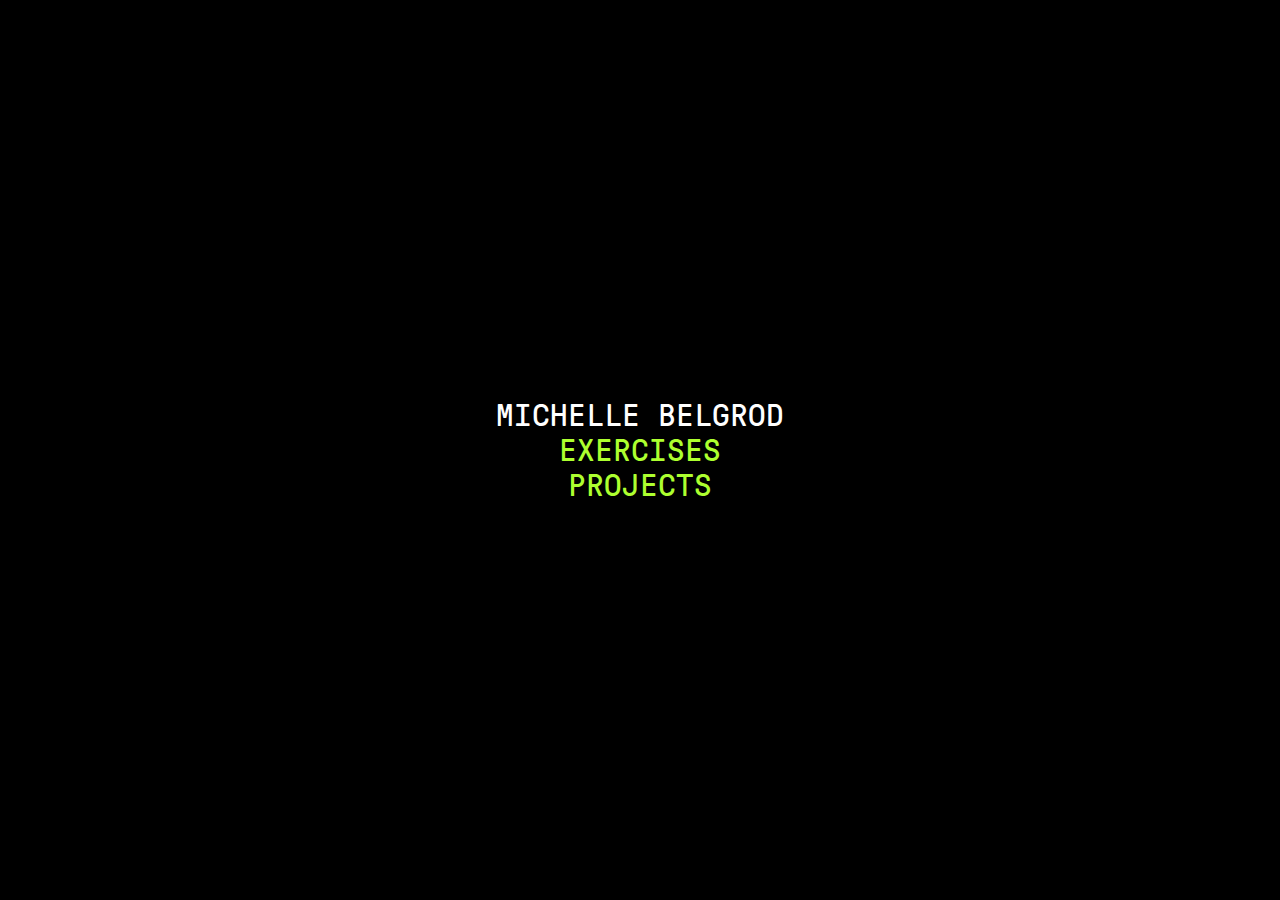
<file: index.html>
<!DOCTYPE html>
<html lang="en">
<head>
    <meta charset="UTF-8">
    <meta name="viewport" content="width=device-width, initial-scale=1.0">
    <title>Document</title>
    <link rel="stylesheet" href="style.css">
</head>
<body>
    <div class="text">
        <h1>michelle belgrod</h1>
        <p><a href="exercises/index.html">exercises</a></p>
        <p><a href="projects/index.html">projects</a></p>
    </div>
</body>
</html>
</file>
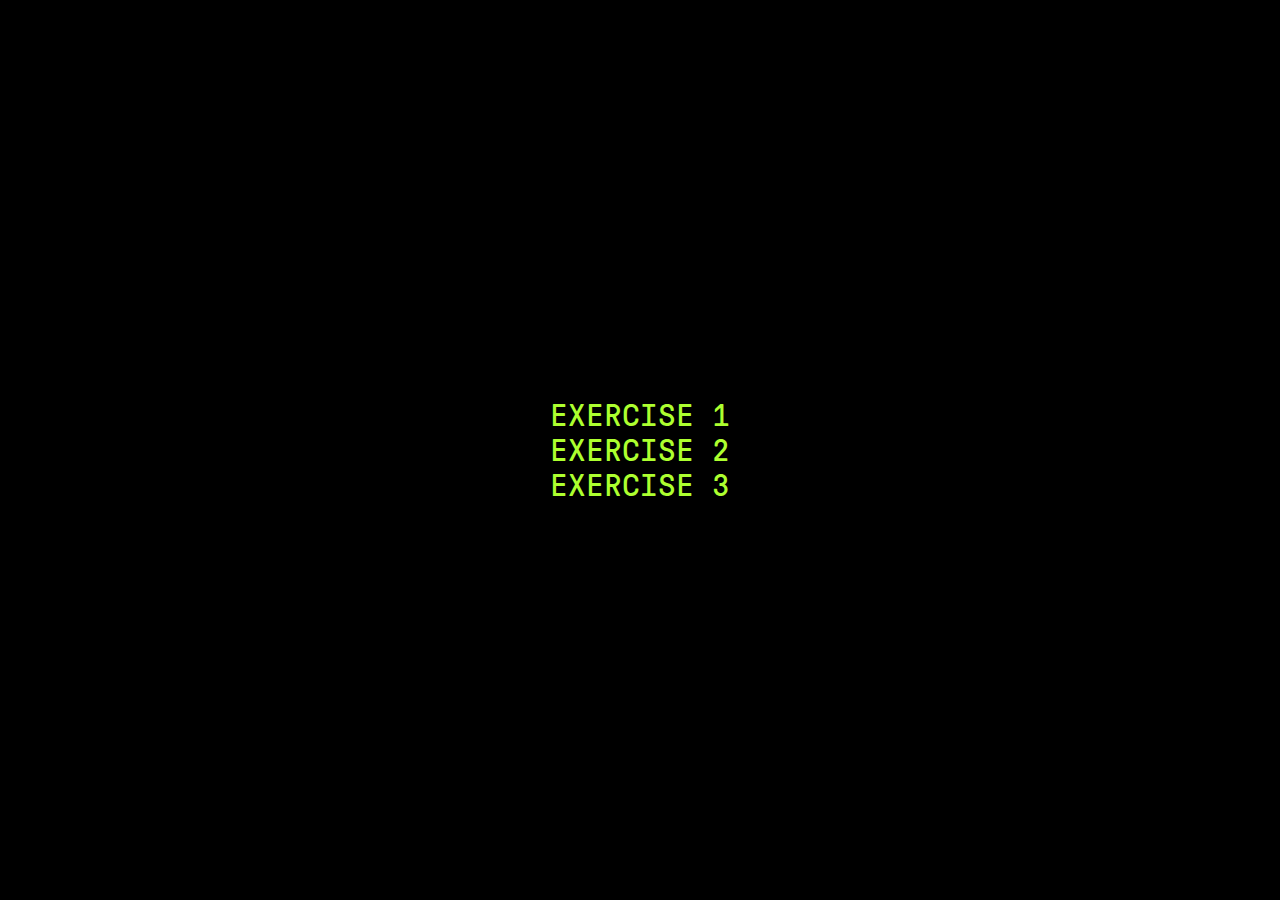
<file: exercises/index.html>
<!DOCTYPE html>
<html lang="en">
<head>
    <meta charset="UTF-8">
    <meta name="viewport" content="width=device-width, initial-scale=1.0">
    <title>exercises</title>
    <link rel="stylesheet" href="../style.css">
</head>
<body>
    <div class="text">
        <p><a href="exercise-1/index.html">exercise 1</a></p>
        <p><a href="exercise-2/index.html">exercise 2</a></p>
        <p><a href="exercise-3/index.html">exercise 3</a></p>
    </div>
</body>
</html>
</file>
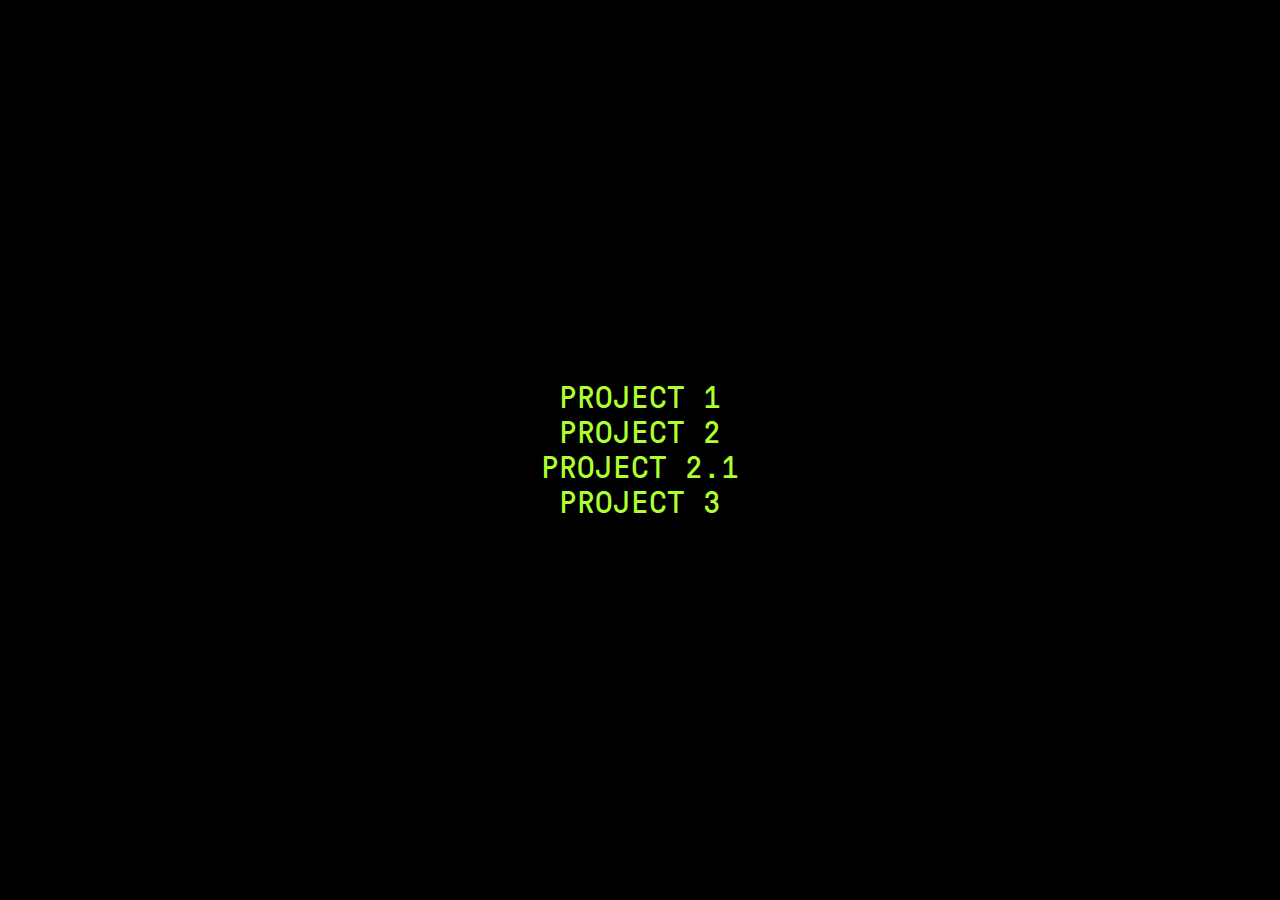
<file: projects/index.html>
<!DOCTYPE html>
<html lang="en">
<head>
    <meta charset="UTF-8">
    <meta name="viewport" content="width=device-width, initial-scale=1.0">
    <title>projects</title>
    <link rel="stylesheet" href="../style.css">
</head>
<body>
    <div class="text">
        <p><a href="project-1/index.html">project 1</a></p>
        <p><a href="project-2/index.html">project 2</a></p>
        <p><a href="project-2-2/index.html">project 2.1</a></p>
        <p><a href="project-3/index.html">project 3</a></p>
    </div>
</body>
</html>
</file>
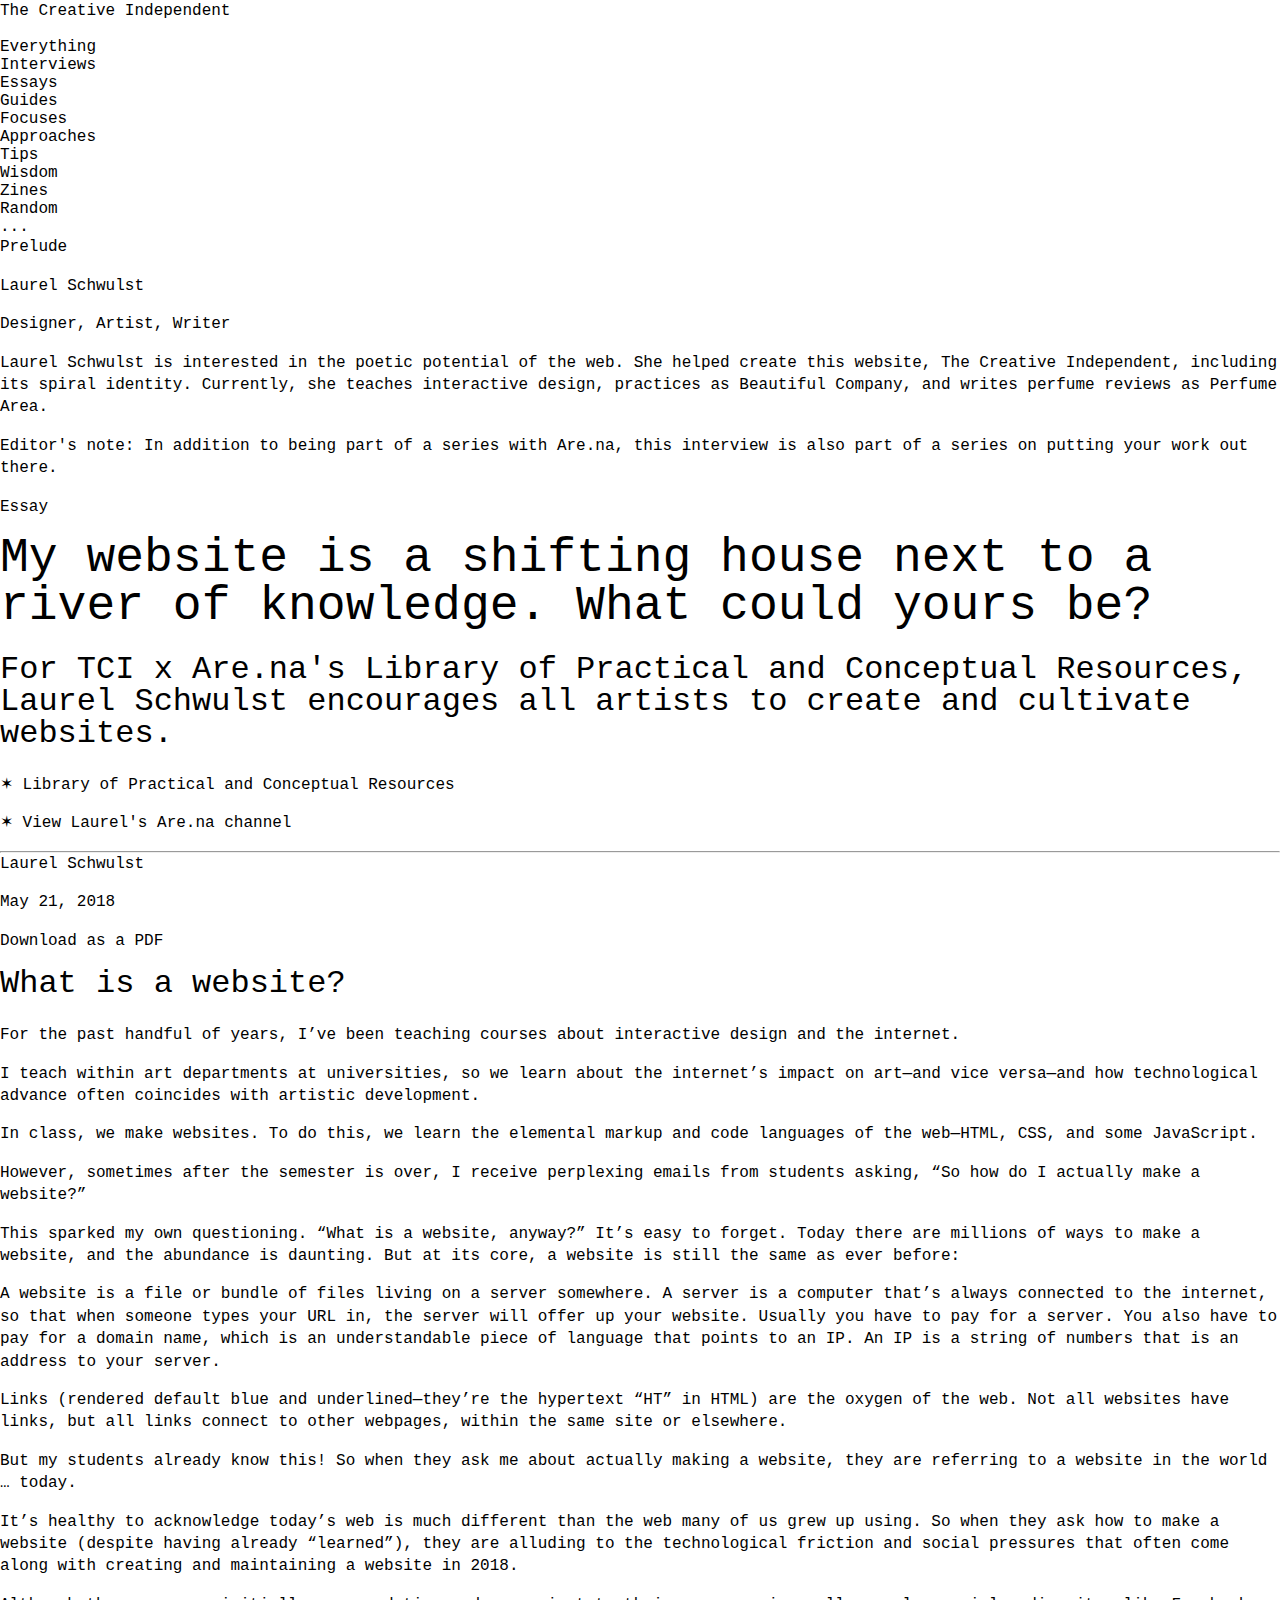
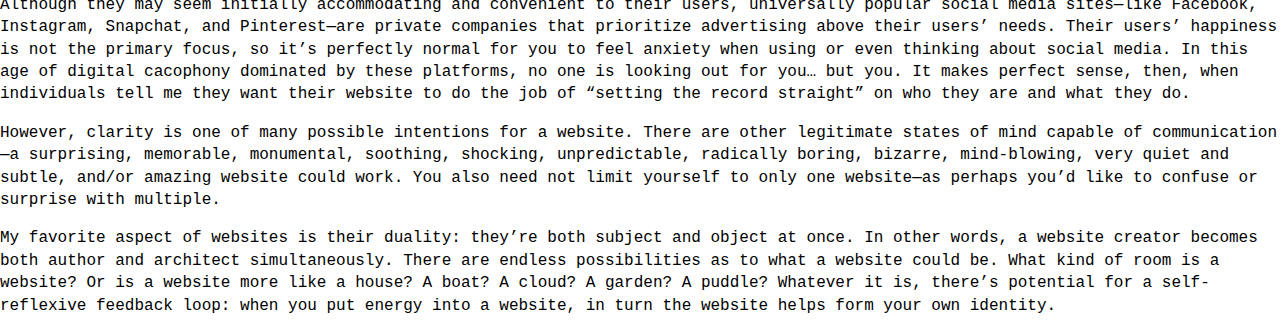
<file: exercises/exercise-1/index.html>
<!DOCTYPE html>
<html lang="en">
<head>
    <meta charset="UTF-8">
    <meta name="viewport" content="width=device-width, initial-scale=1.0">
    <title>exercise-1</title>
    <link rel="stylesheet" href="style.css">
</head>
<body>
    <div class="header">
        <p class="white">The Creative Independent</p>
        <div class="filter">
            <ol>
                <li><a href="https://thecreativeindependent.com/"></a>Everything</li>
                <li>Interviews</li>
                <li>Essays</li>
                <li>Guides</li>
                <li>Focuses</li>
                <li>Approaches</li>
                <li>Tips</li>
                <li>Wisdom</li>
                <li>Zines</li>
                <li>Random</li>
                <li>...</li>
            </ol>
        </div>
    </div>
    <div class="box">
        <div class="header">
            <p class="white">Prelude</p>
        </div>
        <div class="prelude-left-column">
            <p class="bold">Laurel Schwulst</p>
            <p>Designer, Artist, Writer</p>
        </div>
        <div class="prelude-right-column">
            <p>Laurel Schwulst is interested in the poetic potential of the web. She helped create this website, The Creative Independent, including its spiral identity. Currently, she teaches interactive design, practices as Beautiful Company, and writes perfume reviews as Perfume Area.</p>
            <p class="italic">Editor's note: In addition to being part of a series with Are.na, this interview is also part of a series on putting your work out there.</p>
        </div>
    </div>
    <div class="box">
        <div class="header">
            <p class="white">Essay</p>
        </div>
        <h1>My website is a shifting house next to a river of knowledge. What could yours be?</h1>
        <h2>For TCI x Are.na's Library of Practical and Conceptual Resources, Laurel Schwulst encourages all artists to create and cultivate websites.</h2>
        <p class="footnote">✶ Library of Practical and Conceptual Resources</p>
        <p class="footnote">✶ View Laurel's Are.na channel</p>
        <hr>
        <div class="essay-left-column">
            <div class="box-2">
                <ol>
                </ol>
            </div>
            <p class="credit">Laurel Schwulst</p>
            <p class="credit">May 21, 2018</p>
            <p class="credit">Download as a PDF</p>
        </div>
        <div class="essay-right-column">
            <h2>What is a website?</h2>
            <p>For the past handful of years, I’ve been teaching courses about interactive design and the internet.</p>
            <p>I teach within art departments at universities, so we learn about the internet’s impact on art—and vice versa—and how technological advance often coincides with artistic development.</p>
            <p>In class, we make websites. To do this, we learn the elemental markup and code languages of the web—HTML, CSS, and some JavaScript.</p>
            <p>However, sometimes after the semester is over, I receive perplexing emails from students asking, “So how do I actually make a website?”</p>
            <p>This sparked my own questioning. “What is a website, anyway?” It’s easy to forget. Today there are millions of ways to make a website, and the abundance is daunting. But at its core, a website is still the same as ever before:</p>
            <p>A website is a file or bundle of files living on a server somewhere. A server is a computer that’s always connected to the internet, so that when someone types your URL in, the server will offer up your website. Usually you have to pay for a server. You also have to pay for a domain name, which is an understandable piece of language that points to an IP. An IP is a string of numbers that is an address to your server.</p>
            <p>Links (rendered default blue and underlined—they’re the hypertext “HT” in HTML) are the oxygen of the web. Not all websites have links, but all links connect to other webpages, within the same site or elsewhere.</p>
            <p>But my students already know this! So when they ask me about actually making a website, they are referring to a website in the world … today.</p>
            <p>It’s healthy to acknowledge today’s web is much different than the web many of us grew up using. So when they ask how to make a website (despite having already “learned”), they are alluding to the technological friction and social pressures that often come along with creating and maintaining a website in 2018.</p>
            <p>Although they may seem initially accommodating and convenient to their users, universally popular social media sites—like Facebook, Instagram, Snapchat, and Pinterest—are private companies that prioritize advertising above their users’ needs. Their users’ happiness is not the primary focus, so it’s perfectly normal for you to feel anxiety when using or even thinking about social media. In this age of digital cacophony dominated by these platforms, no one is looking out for you… but you. It makes perfect sense, then, when individuals tell me they want their website to do the job of “setting the record straight” on who they are and what they do.</p>
            <p>However, clarity is one of many possible intentions for a website. There are other legitimate states of mind capable of communication—a surprising, memorable, monumental, soothing, shocking, unpredictable, radically boring, bizarre, mind-blowing, very quiet and subtle, and/or amazing website could work. You also need not limit yourself to only one website—as perhaps you’d like to confuse or surprise with multiple.</p>
            <p>My favorite aspect of websites is their duality: they’re both subject and object at once. In other words, a website creator becomes both author and architect simultaneously. There are endless possibilities as to what a website could be. What kind of room is a website? Or is a website more like a house? A boat? A cloud? A garden? A puddle? Whatever it is, there’s potential for a self-reflexive feedback loop: when you put energy into a website, in turn the website helps form your own identity.</p>
        </div>
    </div>
</body>
</html>
</file>
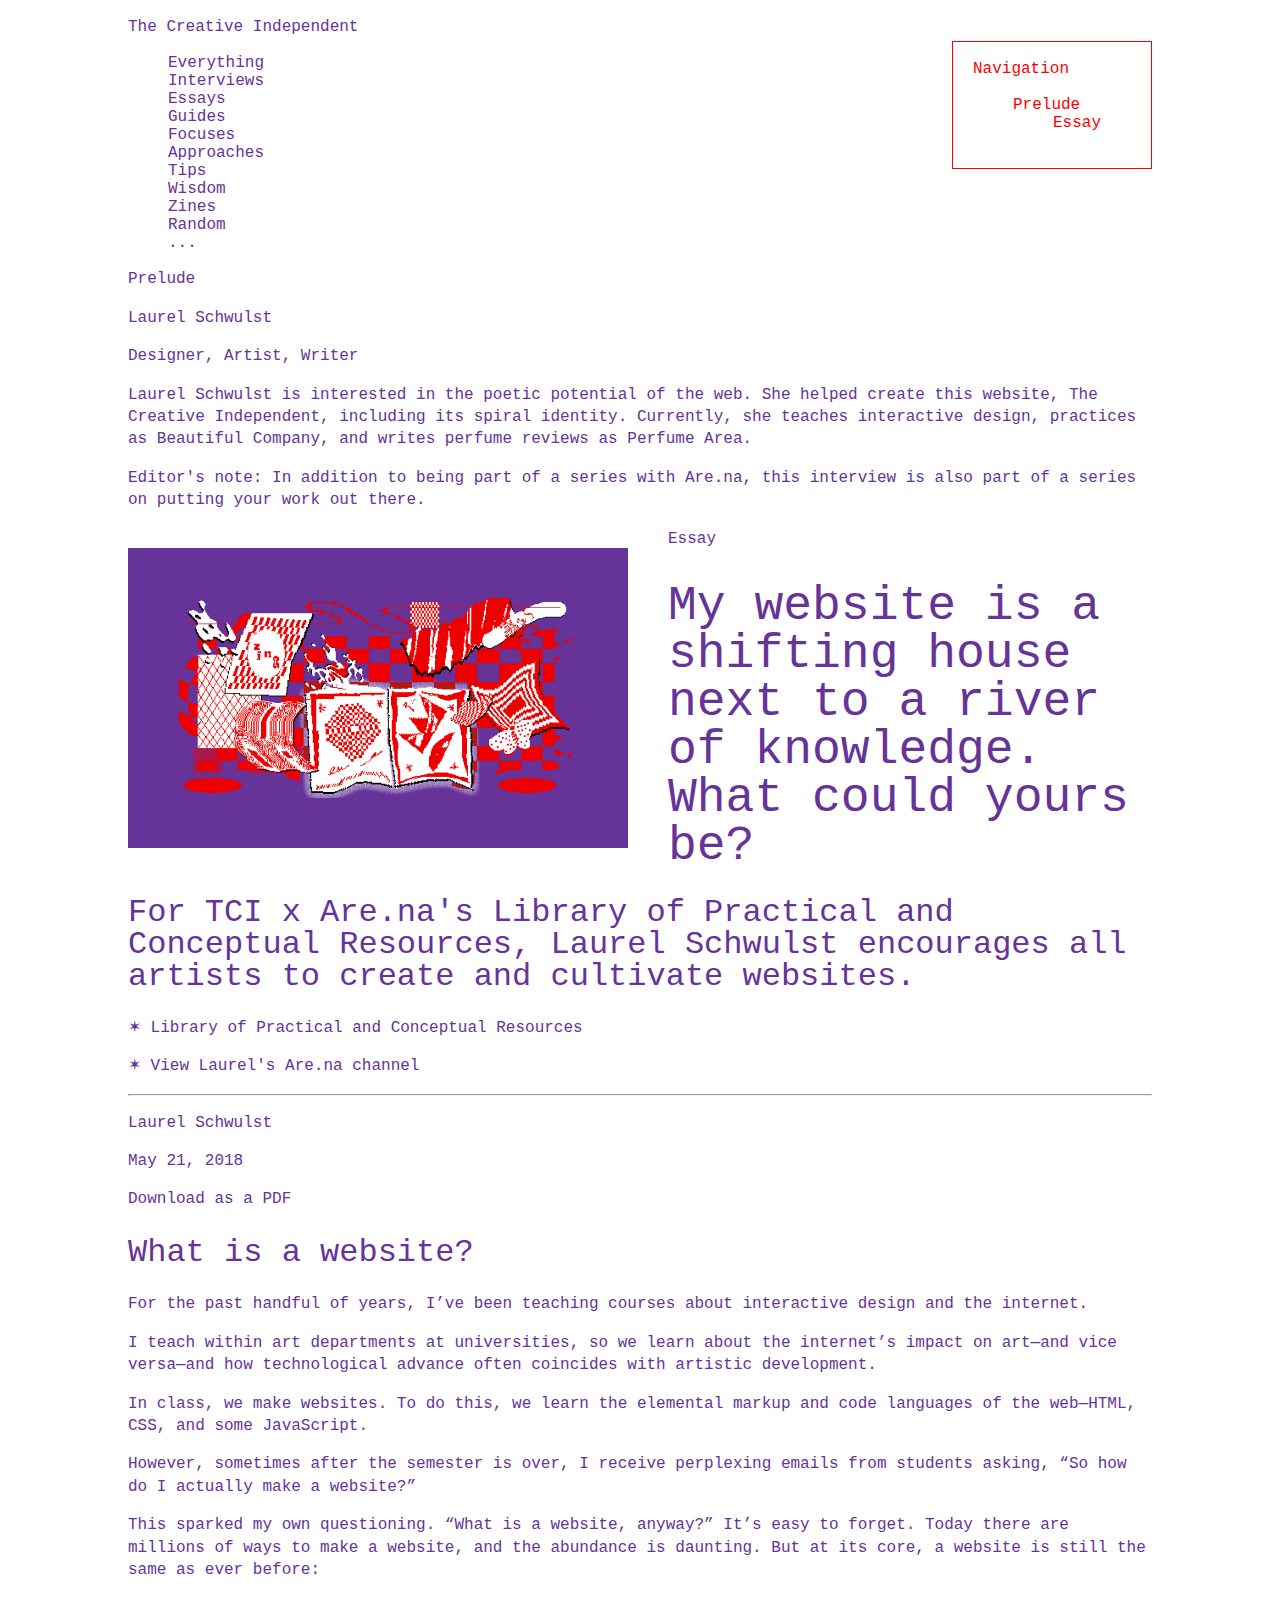
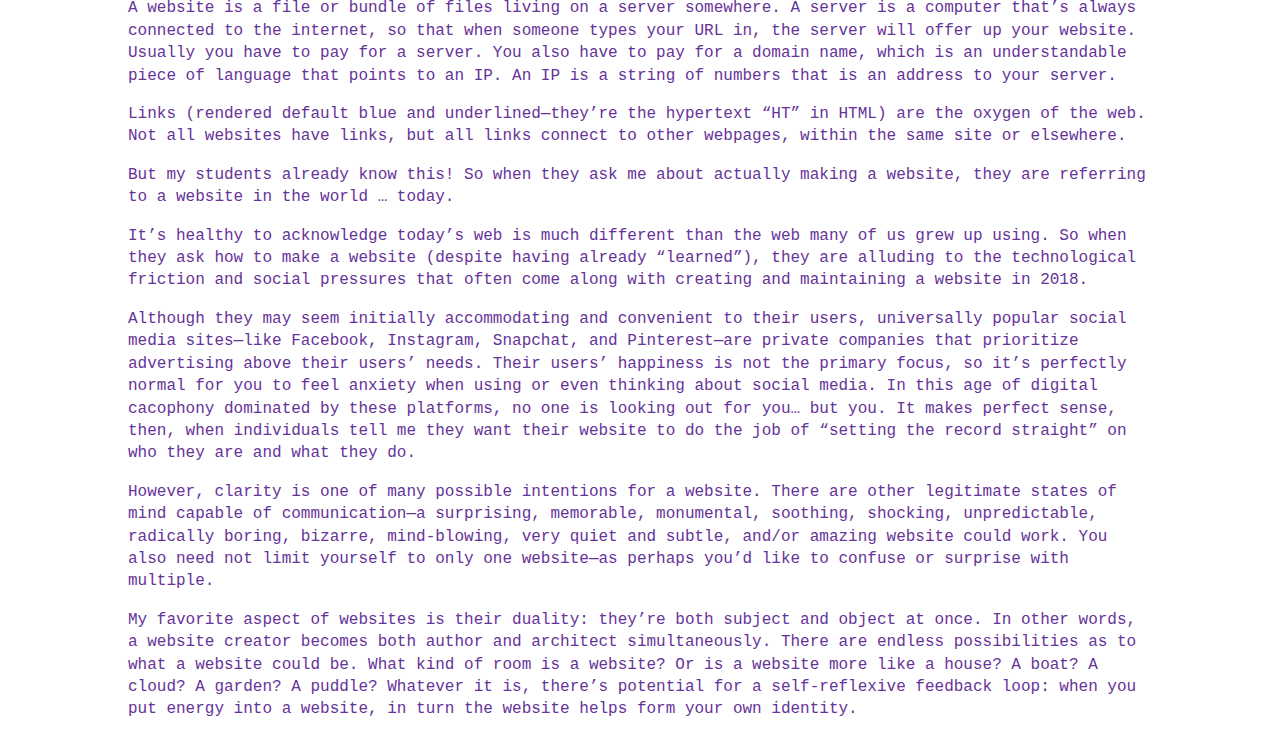
<file: exercises/exercise-2/index.html>
<!DOCTYPE html>
<html lang="en">
<head>
    <meta charset="UTF-8">
    <meta name="viewport" content="width=device-width, initial-scale=1.0">
    <title>exercise-1</title>
    <link rel="stylesheet" href="style.css">
</head>
<body>
    <nav>
        <p><a href="#Navigation">Navigation</a></p>
        <ol>
             <li><a href="#Prelude">Prelude</a></li>
            <ol>
                <li><a href="#Essay">Essay</a></li>
            </ol>
        </ol>
    </nav>
    <div class="header">
        <p id="Navigation" class="white">The Creative Independent</p>
        <div class="filter">
            <ol>
                <li><a href="https://thecreativeindependent.com/"></a>Everything</li>
                <li>Interviews</li>
                <li>Essays</li>
                <li>Guides</li>
                <li>Focuses</li>
                <li>Approaches</li>
                <li>Tips</li>
                <li>Wisdom</li>
                <li>Zines</li>
                <li>Random</li>
                <li>...</li>
            </ol>
        </div>
    </div>
    <div class="box">
        <div class="header">
            <p id="Prelude" class="white">Prelude</p>
        </div>
        <div class="prelude-left-column">
            <p class="bold">Laurel Schwulst</p>
            <p>Designer, Artist, Writer</p>
        </div>
        <div class="prelude-right-column">
            <p>Laurel Schwulst is interested in the poetic potential of the web. She helped create this website, The Creative Independent, including its spiral identity. Currently, she teaches interactive design, practices as Beautiful Company, and writes perfume reviews as Perfume Area.</p>
            <p class="italic">Editor's note: In addition to being part of a series with Are.na, this interview is also part of a series on putting your work out there.</p>
        </div>
    </div>
    <img src="image-1.png">
    <div class="box">
        <div class="header">
            <p id="Essay" class="white">Essay</p>
        </div>
        
        <h1>My website is a shifting house next to a river of knowledge. What could yours be?</h1>
        <h2>For TCI x Are.na's Library of Practical and Conceptual Resources, Laurel Schwulst encourages all artists to create and cultivate websites.</h2>
        <p class="footnote">✶ Library of Practical and Conceptual Resources</p>
        <p class="footnote">✶ View Laurel's Are.na channel</p>
        <hr>
        <div class="essay-left-column">
            <div class="box-2">
                <ol>
                </ol>
            </div>
            <p class="credit">Laurel Schwulst</p>
            <p class="credit">May 21, 2018</p>
            <p class="credit">Download as a PDF</p>
        </div>
        <div class="essay-right-column">
            <h2>What is a website?</h2>
            <p>For the past handful of years, I’ve been teaching courses about interactive design and the internet.</p>
            <p>I teach within art departments at universities, so we learn about the internet’s impact on art—and vice versa—and how technological advance often coincides with artistic development.</p>
            <p>In class, we make websites. To do this, we learn the elemental markup and code languages of the web—HTML, CSS, and some JavaScript.</p>
            <p>However, sometimes after the semester is over, I receive perplexing emails from students asking, “So how do I actually make a website?”</p>
            <p>This sparked my own questioning. “What is a website, anyway?” It’s easy to forget. Today there are millions of ways to make a website, and the abundance is daunting. But at its core, a website is still the same as ever before:</p>
            <p>A website is a file or bundle of files living on a server somewhere. A server is a computer that’s always connected to the internet, so that when someone types your URL in, the server will offer up your website. Usually you have to pay for a server. You also have to pay for a domain name, which is an understandable piece of language that points to an IP. An IP is a string of numbers that is an address to your server.</p>
            <p>Links (rendered default blue and underlined—they’re the hypertext “HT” in HTML) are the oxygen of the web. Not all websites have links, but all links connect to other webpages, within the same site or elsewhere.</p>
            <p>But my students already know this! So when they ask me about actually making a website, they are referring to a website in the world … today.</p>
            <p>It’s healthy to acknowledge today’s web is much different than the web many of us grew up using. So when they ask how to make a website (despite having already “learned”), they are alluding to the technological friction and social pressures that often come along with creating and maintaining a website in 2018.</p>
            <p>Although they may seem initially accommodating and convenient to their users, universally popular social media sites—like Facebook, Instagram, Snapchat, and Pinterest—are private companies that prioritize advertising above their users’ needs. Their users’ happiness is not the primary focus, so it’s perfectly normal for you to feel anxiety when using or even thinking about social media. In this age of digital cacophony dominated by these platforms, no one is looking out for you… but you. It makes perfect sense, then, when individuals tell me they want their website to do the job of “setting the record straight” on who they are and what they do.</p>
            <p>However, clarity is one of many possible intentions for a website. There are other legitimate states of mind capable of communication—a surprising, memorable, monumental, soothing, shocking, unpredictable, radically boring, bizarre, mind-blowing, very quiet and subtle, and/or amazing website could work. You also need not limit yourself to only one website—as perhaps you’d like to confuse or surprise with multiple.</p>
            <p>My favorite aspect of websites is their duality: they’re both subject and object at once. In other words, a website creator becomes both author and architect simultaneously. There are endless possibilities as to what a website could be. What kind of room is a website? Or is a website more like a house? A boat? A cloud? A garden? A puddle? Whatever it is, there’s potential for a self-reflexive feedback loop: when you put energy into a website, in turn the website helps form your own identity.</p>
        </div>
    </div>
</body>
</html>
</file>
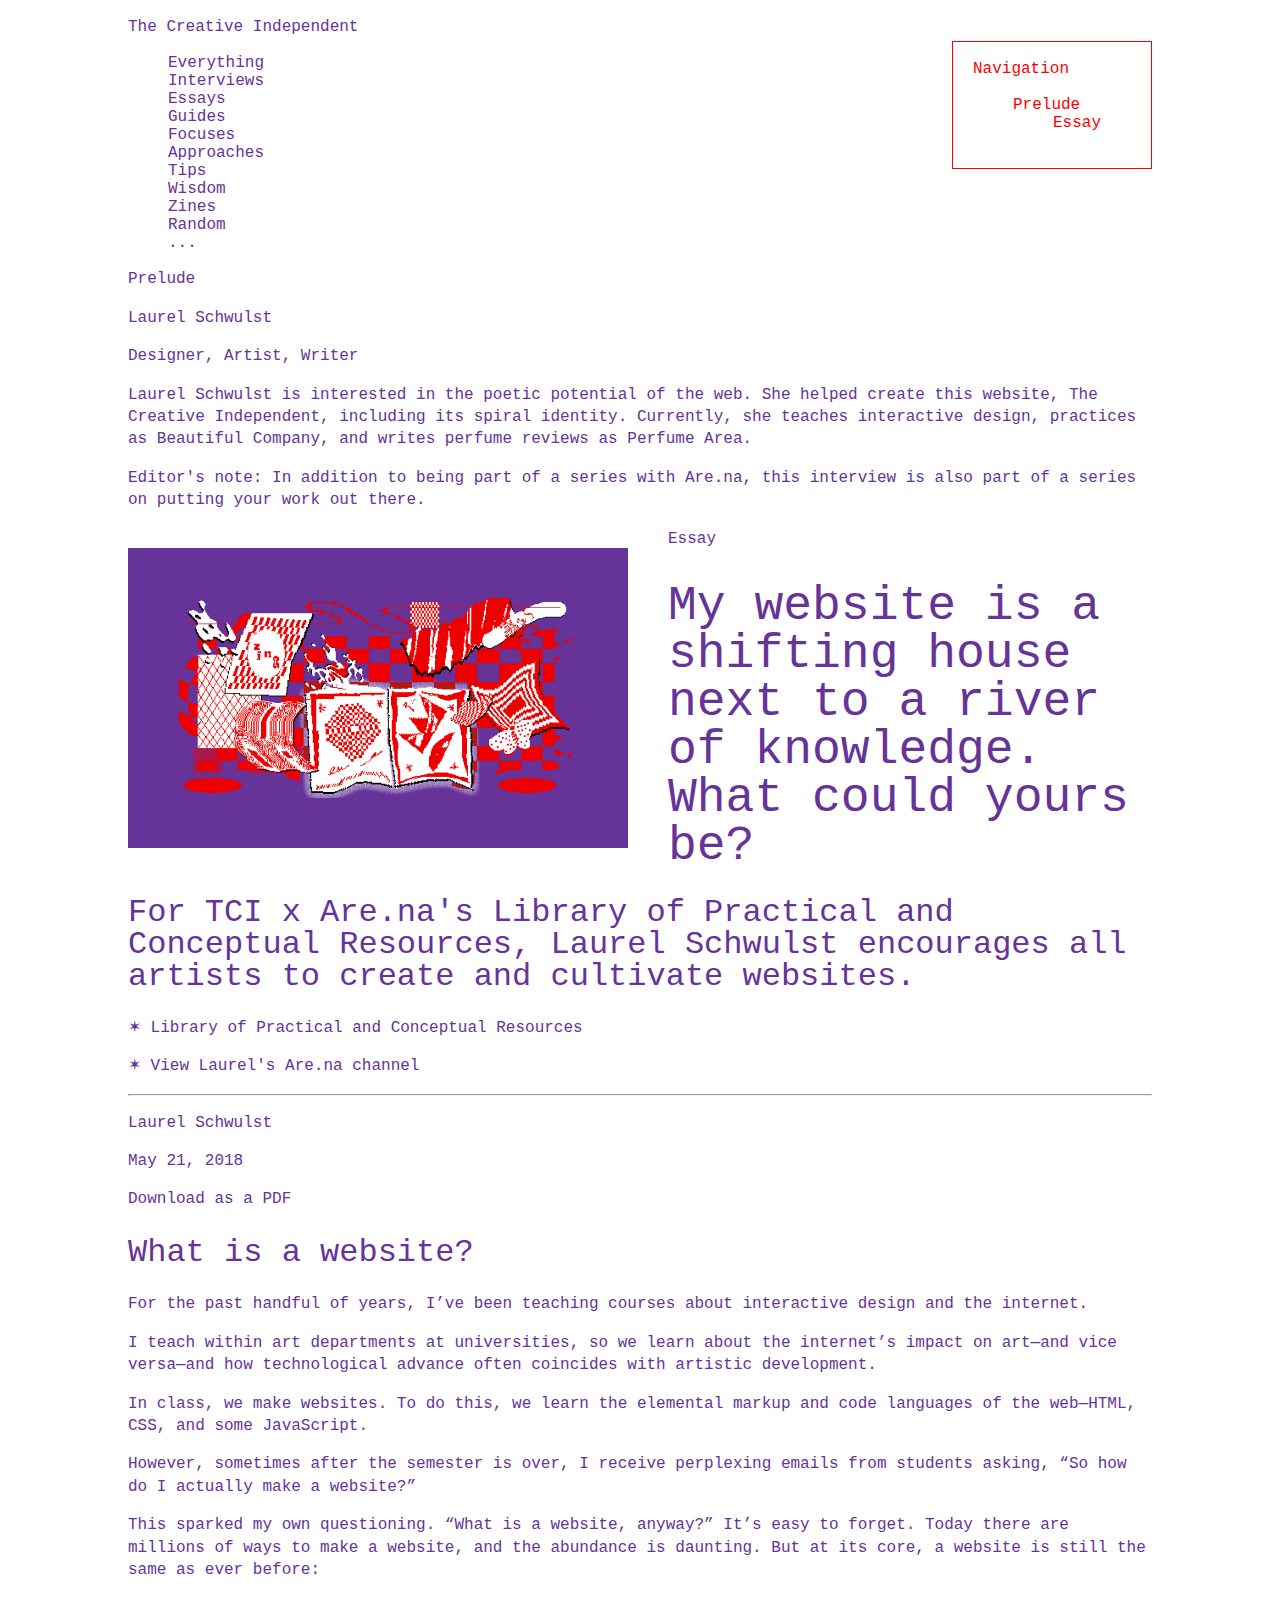
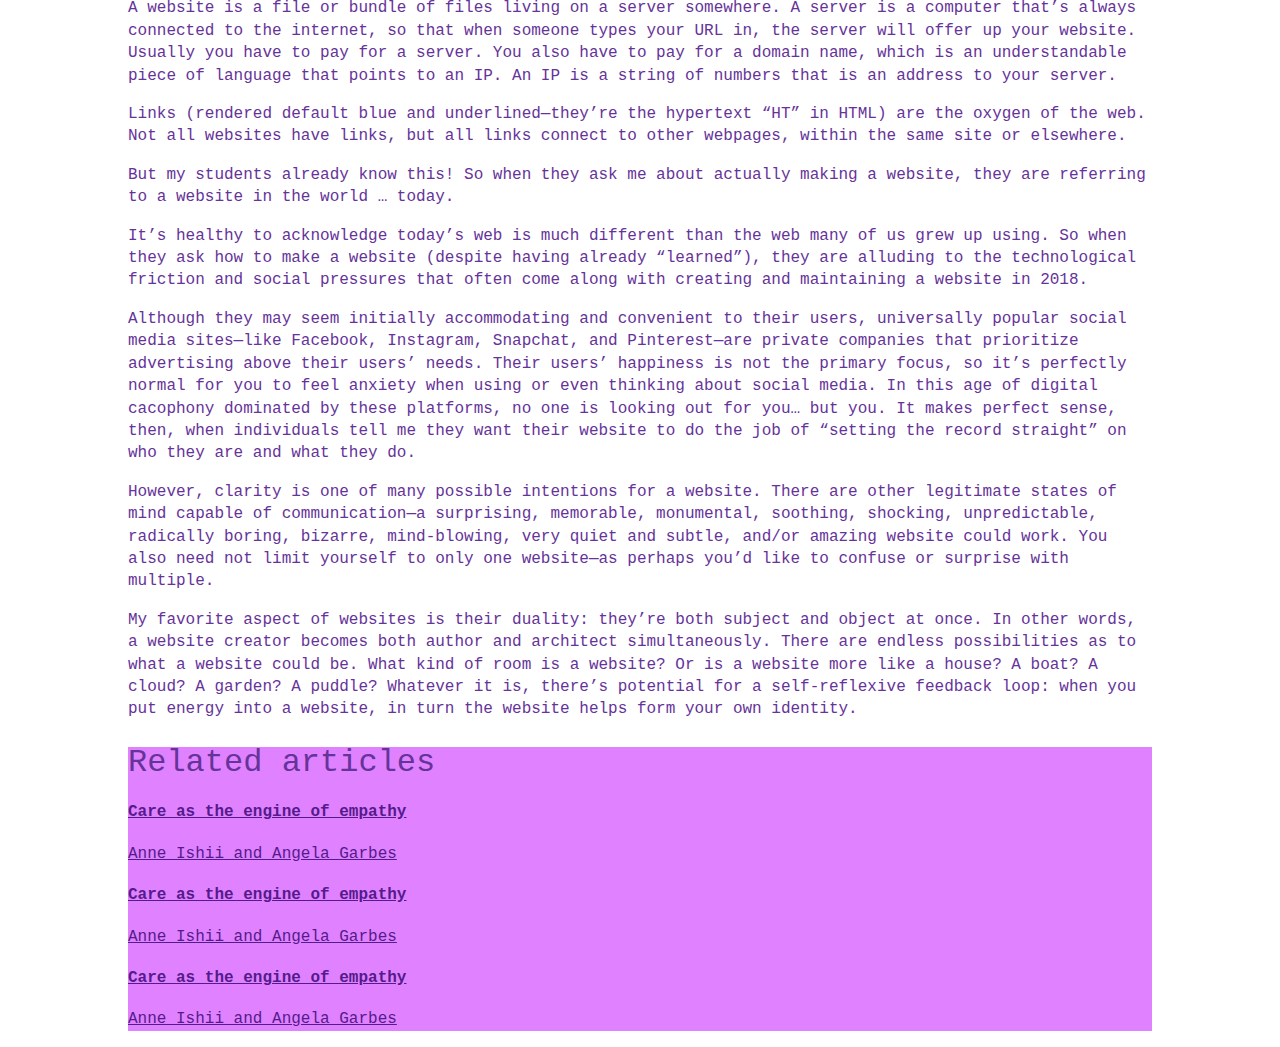
<file: exercises/exercise-3/index.html>
<!DOCTYPE html>
<html lang="en">
<head>
    <meta charset="UTF-8">
    <meta name="viewport" content="width=device-width, initial-scale=1.0">
    <title>exercise-1</title>
    <link rel="stylesheet" href="style.css">
</head>
<body>
    <nav class="Navigation">
        <p><a href="#Navigation">Navigation</a></p>
        <ol>
             <li><a href="#Prelude">Prelude</a></li>
            <ol>
                <li><a href="#Essay">Essay</a></li>
            </ol>
        </ol>
    </nav>
    <div class="header">
        <p id="Navigation" class="white">The Creative Independent</p>
        <div class="filter">
            <ol>
                <li><a href="https://thecreativeindependent.com/"></a>Everything</li>
                <li>Interviews</li>
                <li>Essays</li>
                <li>Guides</li>
                <li>Focuses</li>
                <li>Approaches</li>
                <li>Tips</li>
                <li>Wisdom</li>
                <li>Zines</li>
                <li>Random</li>
                <li>...</li>
            </ol>
        </div>
    </div>
    <div class="box">
        <div class="header">
            <p id="Prelude" class="white">Prelude</p>
        </div>
        <div class="prelude-left-column">
            <p class="bold">Laurel Schwulst</p>
            <p>Designer, Artist, Writer</p>
        </div>
        <div class="prelude-right-column">
            <p>Laurel Schwulst is interested in the poetic potential of the web. She helped create this website, The Creative Independent, including its spiral identity. Currently, she teaches interactive design, practices as Beautiful Company, and writes perfume reviews as Perfume Area.</p>
            <p class="italic">Editor's note: In addition to being part of a series with Are.na, this interview is also part of a series on putting your work out there.</p>
        </div>
    </div>
    <img src="image-1.png">
    <div class="box">
        <div class="header">
            <p id="Essay" class="white">Essay</p>
        </div>
        
        <h1>My website is a shifting house next to a river of knowledge. What could yours be?</h1>
        <h2>For TCI x Are.na's Library of Practical and Conceptual Resources, Laurel Schwulst encourages all artists to create and cultivate websites.</h2>
        <p class="footnote">✶ Library of Practical and Conceptual Resources</p>
        <p class="footnote">✶ View Laurel's Are.na channel</p>
        <hr>
        <div class="essay-left-column">
            <div class="box-2">
                <ol>
                </ol>
            </div>
            <p class="credit">Laurel Schwulst</p>
            <p class="credit">May 21, 2018</p>
            <p class="credit">Download as a PDF</p>
        </div>
        <div class="essay-right-column">
            <h2>What is a website?</h2>
            <p>For the past handful of years, I’ve been teaching courses about interactive design and the internet.</p>
            <p>I teach within art departments at universities, so we learn about the internet’s impact on art—and vice versa—and how technological advance often coincides with artistic development.</p>
            <p>In class, we make websites. To do this, we learn the elemental markup and code languages of the web—HTML, CSS, and some JavaScript.</p>
            <p>However, sometimes after the semester is over, I receive perplexing emails from students asking, “So how do I actually make a website?”</p>
            <p>This sparked my own questioning. “What is a website, anyway?” It’s easy to forget. Today there are millions of ways to make a website, and the abundance is daunting. But at its core, a website is still the same as ever before:</p>
            <p>A website is a file or bundle of files living on a server somewhere. A server is a computer that’s always connected to the internet, so that when someone types your URL in, the server will offer up your website. Usually you have to pay for a server. You also have to pay for a domain name, which is an understandable piece of language that points to an IP. An IP is a string of numbers that is an address to your server.</p>
            <p>Links (rendered default blue and underlined—they’re the hypertext “HT” in HTML) are the oxygen of the web. Not all websites have links, but all links connect to other webpages, within the same site or elsewhere.</p>
            <p>But my students already know this! So when they ask me about actually making a website, they are referring to a website in the world … today.</p>
            <p>It’s healthy to acknowledge today’s web is much different than the web many of us grew up using. So when they ask how to make a website (despite having already “learned”), they are alluding to the technological friction and social pressures that often come along with creating and maintaining a website in 2018.</p>
            <p>Although they may seem initially accommodating and convenient to their users, universally popular social media sites—like Facebook, Instagram, Snapchat, and Pinterest—are private companies that prioritize advertising above their users’ needs. Their users’ happiness is not the primary focus, so it’s perfectly normal for you to feel anxiety when using or even thinking about social media. In this age of digital cacophony dominated by these platforms, no one is looking out for you… but you. It makes perfect sense, then, when individuals tell me they want their website to do the job of “setting the record straight” on who they are and what they do.</p>
            <p>However, clarity is one of many possible intentions for a website. There are other legitimate states of mind capable of communication—a surprising, memorable, monumental, soothing, shocking, unpredictable, radically boring, bizarre, mind-blowing, very quiet and subtle, and/or amazing website could work. You also need not limit yourself to only one website—as perhaps you’d like to confuse or surprise with multiple.</p>
            <p>My favorite aspect of websites is their duality: they’re both subject and object at once. In other words, a website creator becomes both author and architect simultaneously. There are endless possibilities as to what a website could be. What kind of room is a website? Or is a website more like a house? A boat? A cloud? A garden? A puddle? Whatever it is, there’s potential for a self-reflexive feedback loop: when you put energy into a website, in turn the website helps form your own identity.</p>
        </div>
    </div>
    
    
<aside class="related">
    <h2 class="related__section-title">Related articles</h2>
    <article class="related__essay related__essay--active">
        <a href="">
            <h4 class="related__title">Care as the engine of empathy</h4>
                <p class="related__author">Anne Ishii and Angela Garbes</p>
        </a>
    </article>
    <article class="related__essay related__essay--active">
        <a href="">
            <h4 class="related__title">Care as the engine of empathy</h4>
                <p class="related__author">Anne Ishii and Angela Garbes</p>
        </a>
    </article>
    <article class="related__essay related__essay--active">
        <a href="">
            <h4 class="related__title">Care as the engine of empathy</h4>
                <p class="related__author">Anne Ishii and Angela Garbes</p>
        </a>
    </article>

</aside>
</body>
</html>
</file>
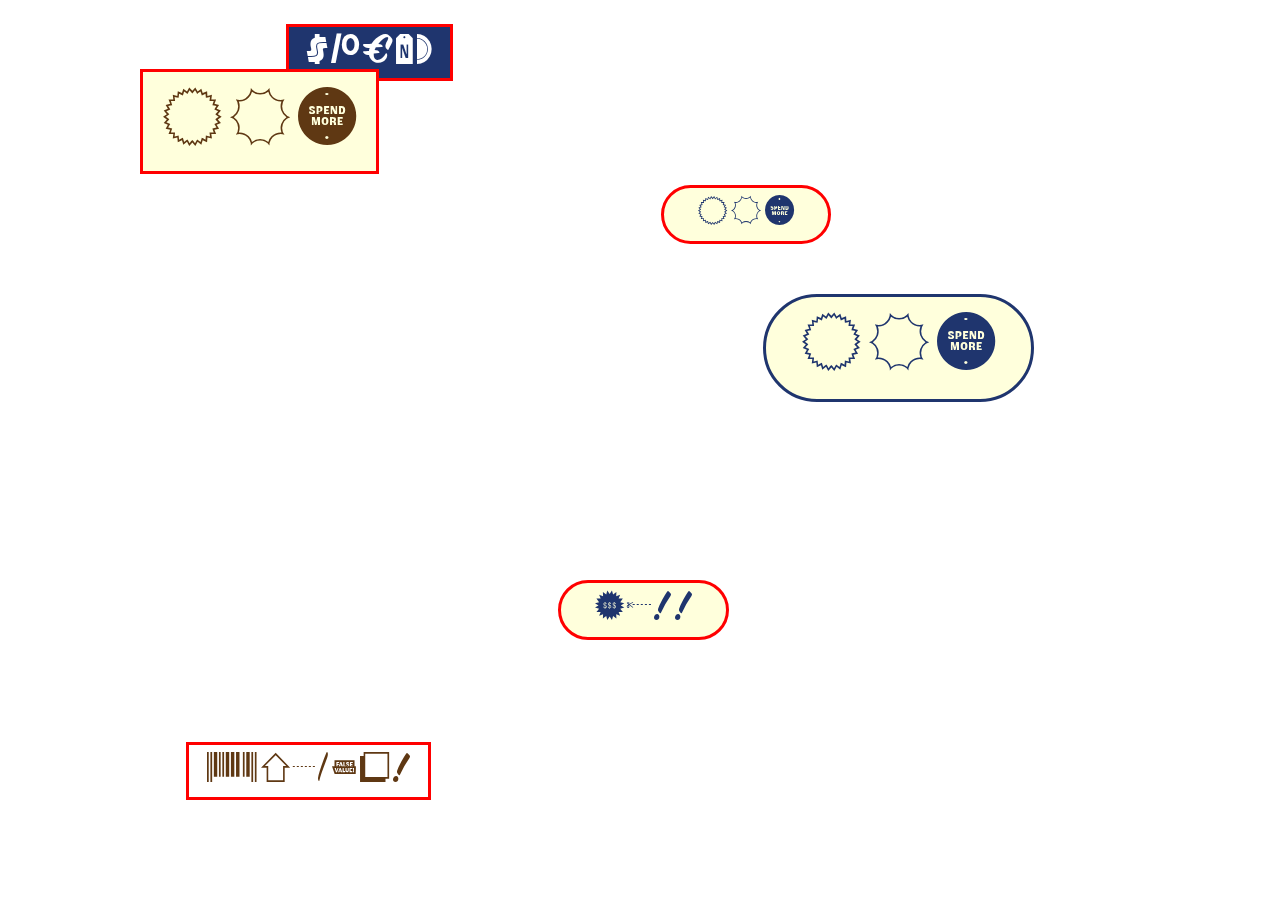
<file: projects/project-2/index.html>
<!DOCTYPE html>
<html lang="en">
<head>
    <meta charset="UTF-8">
    <meta name="viewport" content="width=device-width, initial-scale=1.0">
    <title>SAVE! Dingbats Chrome Extension</title>
    <link rel="stylesheet" href="style.css">
    <script src="content.js"></script>
</head>
<body>

</body>
</html>
</file>
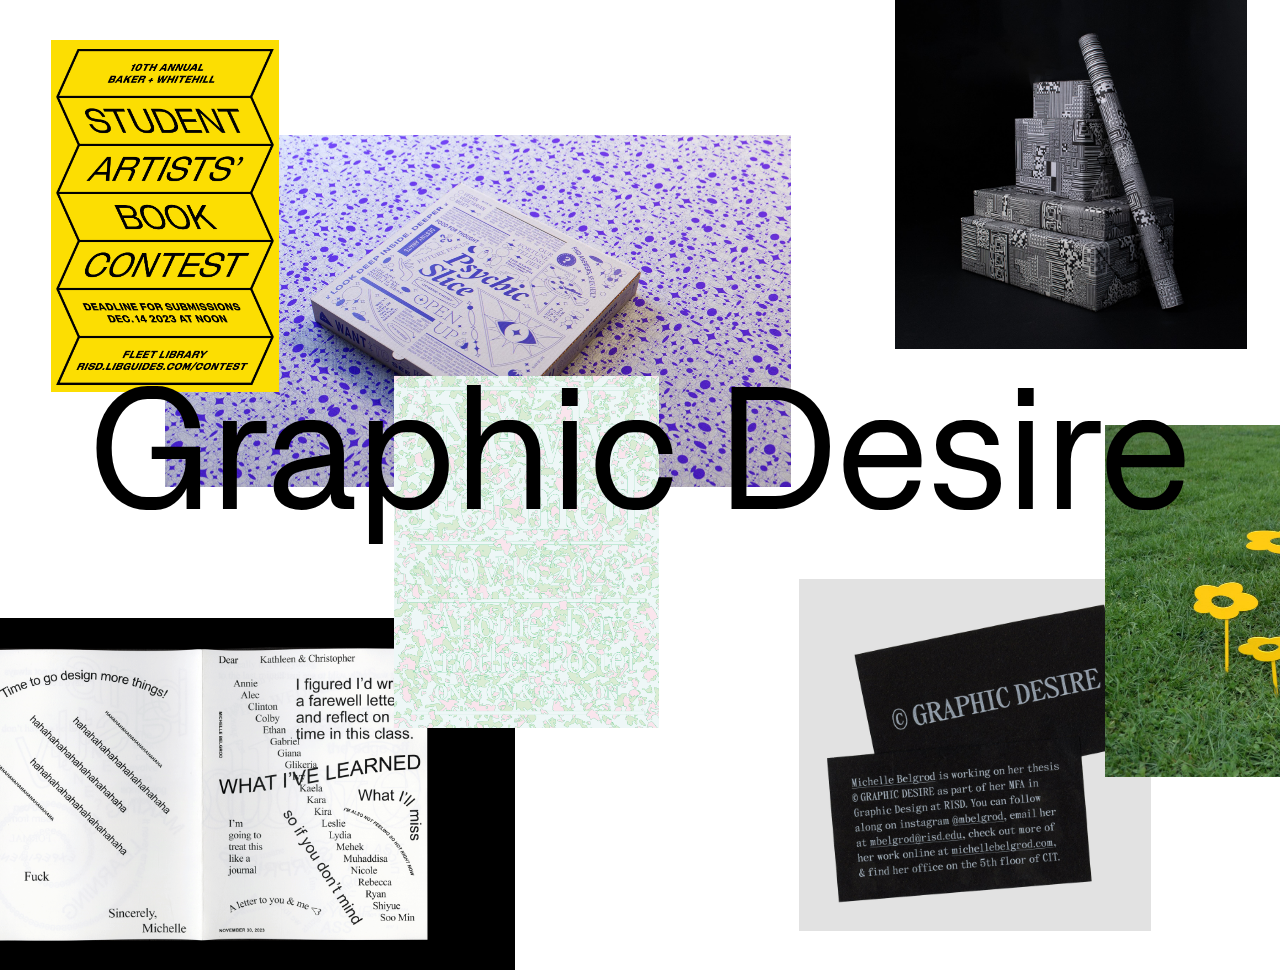
<file: projects/project-3/index.html>
<!-- index.html -->
<!DOCTYPE html>
<html lang="en">
<head>
  <meta charset="UTF-8">
  <meta name="viewport" content="width=device-width, initial-scale=1.0">
  <title>Graphic Desire</title>
  <link rel="stylesheet" href="style.css">
</head>


<body>


<div class="draggable" id="psychic-slice">
    <img src="images/psychic-slice.jpg" alt="Psychic Slice">
</div>

<div class="draggable" id="artist-book-contest">
    <img src="images/artist-book-contest.jpg" alt="Student Artists' Book Contest Poster">
</div>

<div class="draggable" id="goodbye">
    <img src="images/goodbye.gif" alt="Goodbye Newly Formed Publication">
</div>

<div class="draggable" id="groundhog">
    <img src="images/nf-groundhog.png" alt="Newly Formed Groundhog's Day">
</div>

<div class="draggable" id="business-card">
    <img src="images/business-card.jpg" alt="Business Card">
</div>

<div class="draggable" id="mass-ornamentation">
    <img src="images/mass-ornamentation.jpg" alt="Mass Ornamentation">
</div>

<div class="draggable" id="flowers">
    <img src="images/flowers.jpg" alt="Flowers">
</div>

<div class="draggable" id="chair">
    <img src="images/chair.jpg" alt="Chair">
</div>

<div class="draggable header">
    <h1>Graphic Desire</h1>
</div>

<script src="script.js"></script>

</body>


</html>
</file>
<file: style.css>
* {
    box-sizing: border-box;
    margin: 0;
    padding: 0;
    background-color: black;
}

@font-face {
    font-family: GT-Pressura-Mono;
    src: url(GT-Pressura-Mono-Regular-Trial.otf) format(opentype);
}

body {
    font-family: GT-Pressura-Mono;
    font-size: 2rem;
    color: white;
    text-transform: uppercase;
}

h1 {
    font-family: GT-Pressura-Mono;
    font-size: 2rem;
    font-weight: normal;
    color: white;
}

p a {
    text-decoration: none;
    color: greenyellow;
}

p a:hover {
    color: aqua;
}

.text {
    text-align: center;
    position: absolute;
    top: 50%;
    left: 50%;
    transform: translate(-50%, -50%);
}
</file>
<file: exercises/exercise-1/style.css>
* {
    box-sizing: border-box;
    margin: 0;
    padding: 0;
}


body {
    font-family: 'Courier New', monospace;
    font-weight: normal;
}

p {
    font-size: 1rem;
    line-height: 1.4rem;
    margin-bottom: 1rem;
}

p .footnote {
    background-color: black;
    color: white;
}

h1 {
    font-size: 3rem;
    font-weight: 500;
    line-height: 3rem;
    margin-bottom: 1.5rem;
}

h2 {
    font-size: 2rem;
    font-weight: 500;
    line-height: 2rem;
    margin-bottom: 1.5rem;
}
</file>
<file: exercises/exercise-2/style.css>
* {
    box-sizing: border-box;
}


body {
    font-family: 'Courier New', monospace;
    font-weight: normal;
    color: rebeccapurple;
    max-width: 80%;
    margin: auto;
}

nav {
    border: 1px solid red;
    padding: 20px;
    padding-top: 0px;
    width: 200px;
    margin-top: 25px;
    position: fixed;
    background-color: white;
    right: 10%;
}

li {
    list-style-type: none; 
}

nav a{
    text-decoration: none;
    color: red;
}

p {
    font-size: 1rem;
    line-height: 1.4rem;
    margin-bottom: 1rem;
}

img {
    display: block;
    float: left;
    max-width: 500px;
    background-color: rebeccapurple;
    padding: 50px;
    margin: 20px 40px 20px 0px;
}

p .footnote {
    background-color: black;
    color: white;
}

h1 {
    font-size: 3rem;
    font-weight: 500;
    line-height: 3rem;
    margin-bottom: 1.5rem;
}

h2 {
    font-size: 2rem;
    font-weight: 500;
    line-height: 2rem;
    margin-bottom: 1.5rem;
}
</file>
<file: exercises/exercise-3/style.css>
* {
    box-sizing: border-box;
}


body {
    font-family: 'Courier New', monospace;
    font-weight: normal;
    color: rebeccapurple;
    max-width: 80%;
    margin: auto;
}

nav {
    border: 1px solid red;
    padding: 20px;
    padding-top: 0px;
    width: 200px;
    margin-top: 25px;
    position: fixed;
    background-color: white;
    right: 10%;
}

li {
    list-style-type: none; 
}

nav a{
    text-decoration: none;
    color: red;
}

p {
    font-size: 1rem;
    line-height: 1.4rem;
    margin-bottom: 1rem;
}

img {
    display: block;
    float: left;
    max-width: 500px;
    background-color: rebeccapurple;
    padding: 50px;
    margin: 20px 40px 20px 0px;
}

p .footnote {
    background-color: black;
    color: white;
}

h1 {
    font-size: 3rem;
    font-weight: 500;
    line-height: 3rem;
    margin-bottom: 1.5rem;
}

h2 {
    font-size: 2rem;
    font-weight: 500;
    line-height: 2rem;
    margin-bottom: 1.5rem;
}

.related {
    background-color: rgb(224, 130, 255);
}
</file>
<file: projects/project-2/style.css>
body {
    margin: 0;
    padding: 0;
    overflow: hidden;
    position: fixed;
    top: 0;
    left: 0;
    width: 100%;
    height: 100%;
    background-color: transparent; /* Set your desired background color or remove this line for a transparent background */
  }

@font-face {
    font-family: "Save";
    src: url('https://mbelgrod.github.io/projects/project-2/Save.ttf') format('truetype');
}

.random-box {
    font-family: 'Save';
    font-weight: normal;
    position: absolute;
  }
</file>
<file: projects/project-3/style.css>
/* style.css */
@font-face {
    font-family: "Denim";
    src: url(Denim-Regular.ttf) format('truetype');
}

h1 {
    font-family: 'Denim';
    font-size: 130pt;
    font-weight: normal;
    line-height: .9em;
}

.draggable {
    position: absolute;
    z-index: 9;
    cursor: move;
  }
  
  .draggable img {
    height: 352px;
    width: auto;
  }

  .header {
    position: absolute;
    top: 50%;
    left: 50%;
    transform: translate(-50%, -50%);
    text-align: center;
    width: 100vw;
  }

  #psychic-slice {
    top: 135px; left: 165px;
  }

  #goodbye {
    top: 618px; left: -111px;
  }
  
  #artist-book-contest{
    top: 40px;
    left: 51px;
  }

  #flowers {
    style="top: 473px; left: 1112px;"
  }

  #mass-ornamentation{
    top: -3px; left: 895px;
  }

  #business-card{
    top: 579px; left: 799px;
  }

  #groundhog {
    top: 376px; left: 394px;
  }

  #chair {
    top: 32px; left: 1338px;
  }

  #flowers {
    top: 425px; left: 1105px;
  }
</file>
